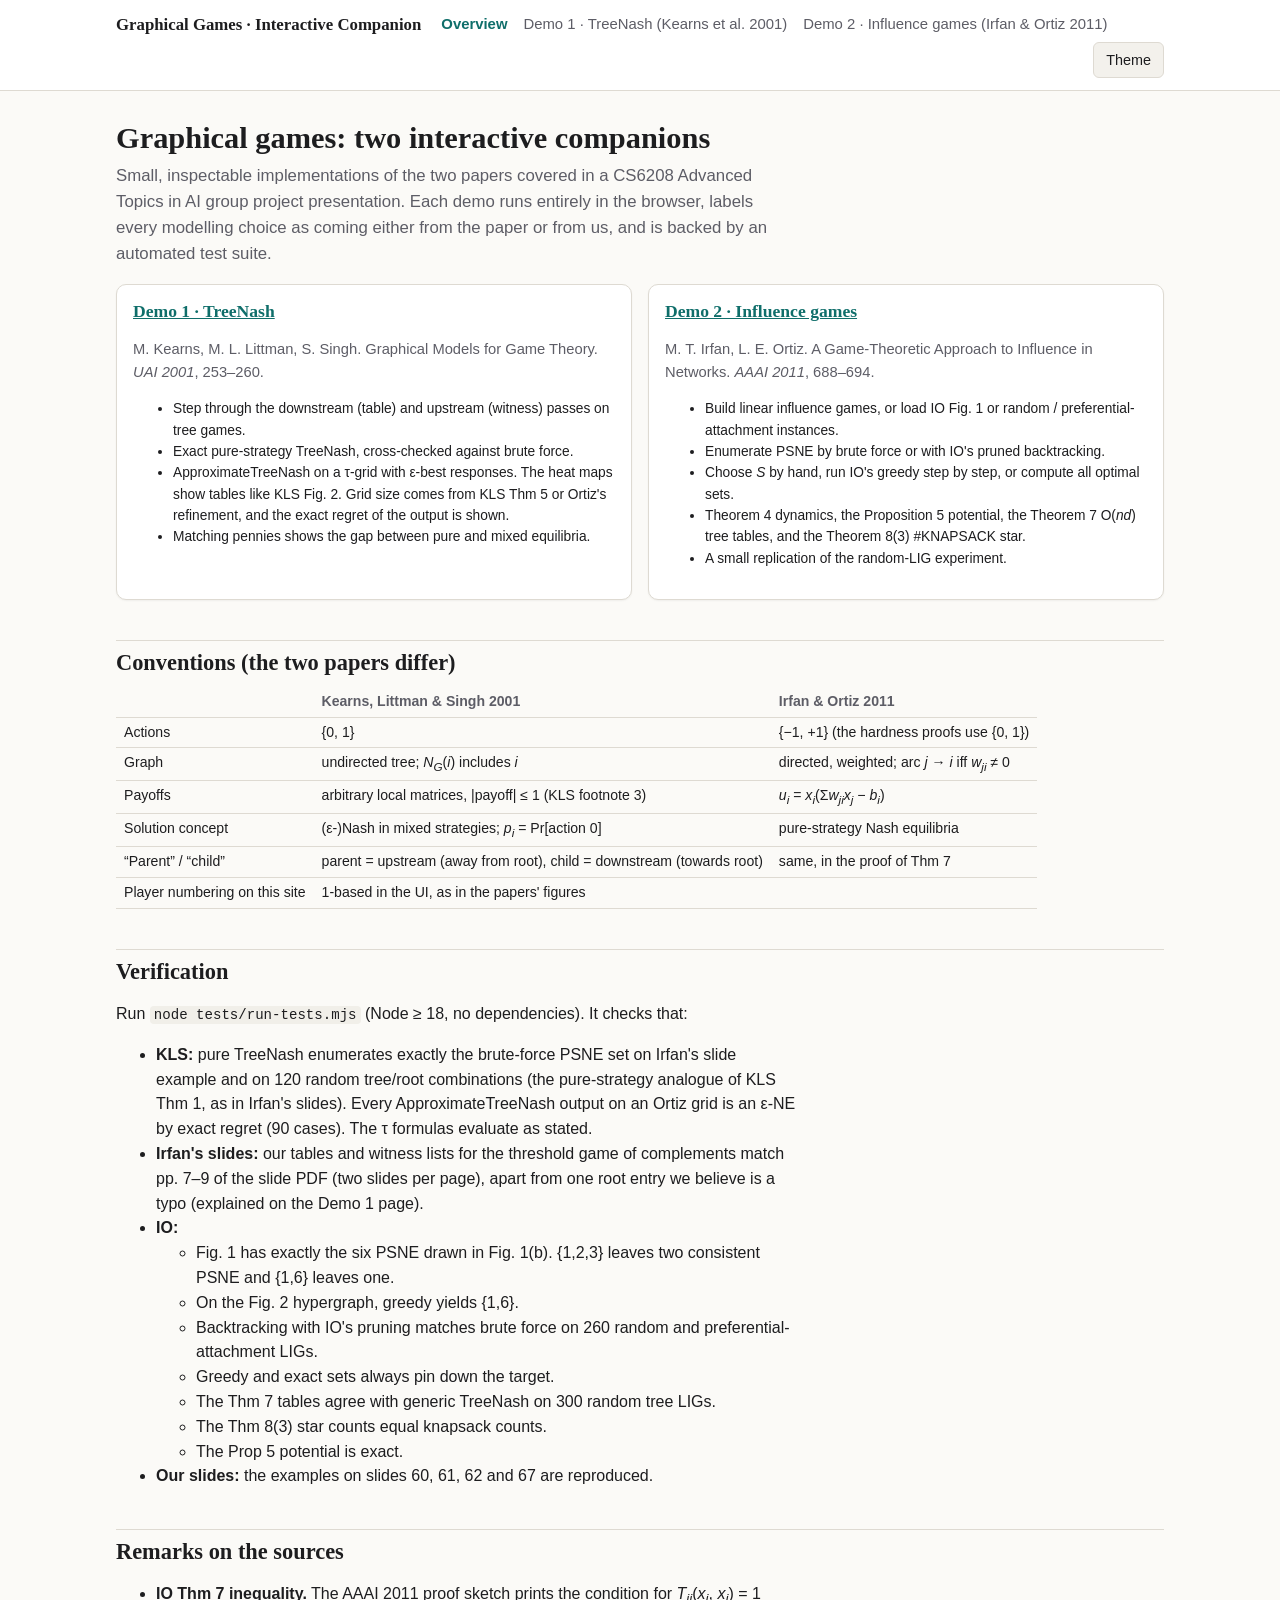
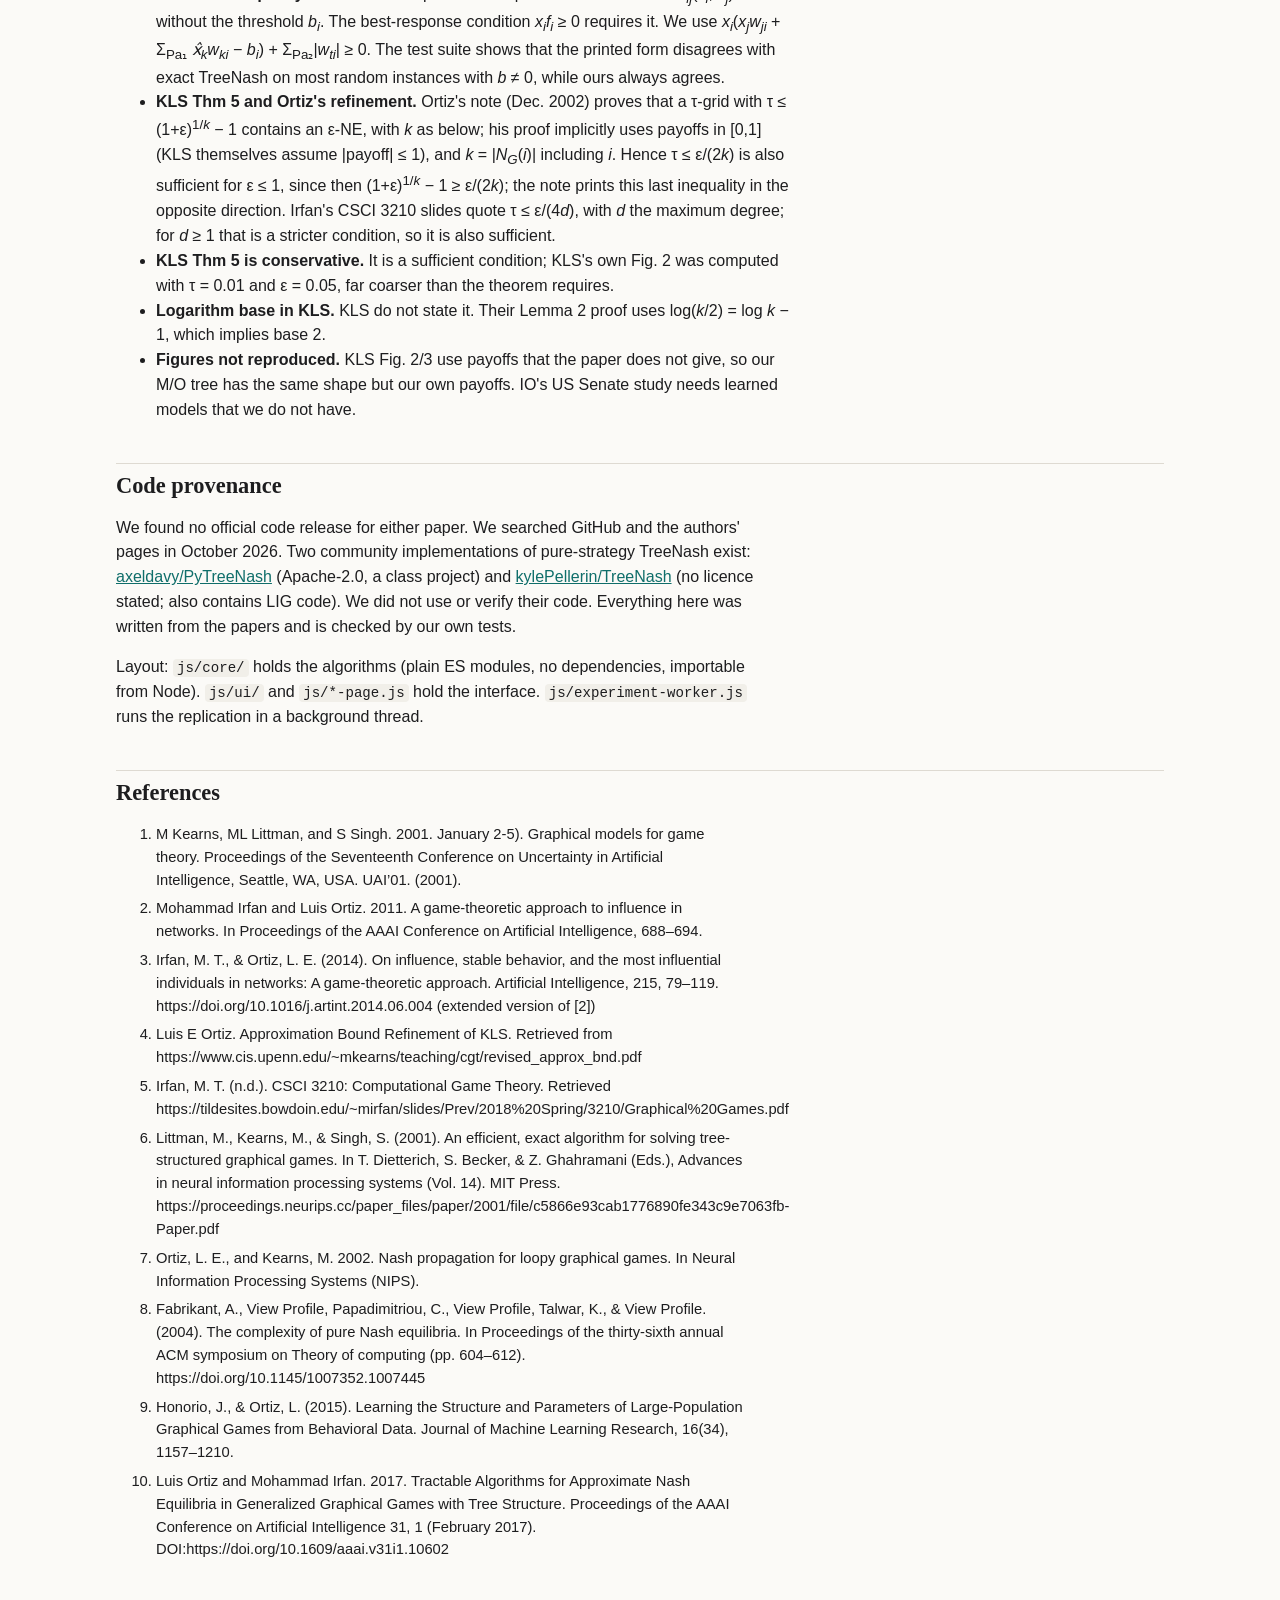
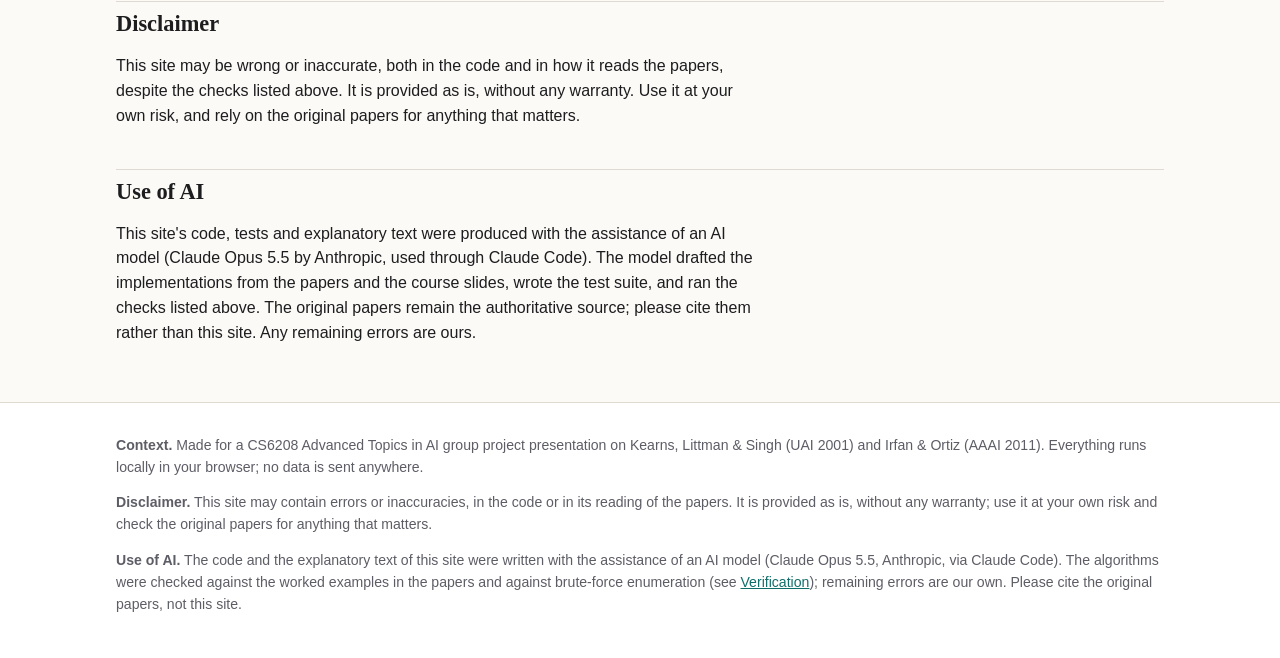
<file: index.html>
<!doctype html>
<html lang="en">
<head>
<meta charset="utf-8">
<meta name="viewport" content="width=device-width, initial-scale=1">
<title>Graphical Games Companion</title>
<meta name="description" content="Interactive demonstrations of TreeNash (Kearns, Littman & Singh 2001) and influence games (Irfan & Ortiz 2011), with stated assumptions and verification.">
<link rel="icon" href="data:image/svg+xml,%3Csvg xmlns='http://www.w3.org/2000/svg' viewBox='0 0 16 16'%3E%3Ccircle cx='8' cy='8' r='6' fill='%230f6e6a'/%3E%3C/svg%3E">
<link rel="stylesheet" href="css/style.css">
</head>
<body>
<main class="wrap">
  <h1>Graphical games: two interactive companions</h1>
  <p class="lede">Small, inspectable implementations of the two papers covered in a CS6208 Advanced Topics in AI group project presentation. Each demo runs entirely in the browser, labels every modelling choice as coming either from the paper or from us, and is backed by an automated test suite.</p>

  <div class="grid2">
    <div class="card">
      <h3 style="margin-top:0"><a href="treenash.html">Demo 1 · TreeNash</a></h3>
      <p class="cite">M. Kearns, M. L. Littman, S. Singh. Graphical Models for Game Theory. <em>UAI 2001</em>, 253–260.</p>
      <ul class="small">
        <li>Step through the downstream (table) and upstream (witness) passes on tree games.</li>
        <li>Exact pure-strategy TreeNash, cross-checked against brute force.</li>
        <li>ApproximateTreeNash on a τ-grid with ε-best responses. The heat maps show tables like KLS Fig. 2. Grid size comes from KLS Thm 5 or Ortiz's refinement, and the exact regret of the output is shown.</li>
        <li>Matching pennies shows the gap between pure and mixed equilibria.</li>
      </ul>
    </div>
    <div class="card">
      <h3 style="margin-top:0"><a href="influence.html">Demo 2 · Influence games</a></h3>
      <p class="cite">M. T. Irfan, L. E. Ortiz. A Game-Theoretic Approach to Influence in Networks. <em>AAAI 2011</em>, 688–694.</p>
      <ul class="small">
        <li>Build linear influence games, or load IO Fig. 1 or random / preferential-attachment instances.</li>
        <li>Enumerate PSNE by brute force or with IO's pruned backtracking.</li>
        <li>Choose <em>S</em> by hand, run IO's greedy step by step, or compute all optimal sets.</li>
        <li>Theorem 4 dynamics, the Proposition 5 potential, the Theorem 7 O(<em>nd</em>) tree tables, and the Theorem 8(3) #KNAPSACK star.</li>
        <li>A small replication of the random-LIG experiment.</li>
      </ul>
    </div>
  </div>

  <h2 id="conventions">Conventions (the two papers differ)</h2>
  <div class="scroll"><table>
    <thead><tr><th></th><th>Kearns, Littman &amp; Singh 2001</th><th>Irfan &amp; Ortiz 2011</th></tr></thead>
    <tbody>
      <tr><td>Actions</td><td>{0, 1}</td><td>{−1, +1} (the hardness proofs use {0, 1})</td></tr>
      <tr><td>Graph</td><td>undirected tree; <em>N<sub>G</sub></em>(<em>i</em>) includes <em>i</em></td><td>directed, weighted; arc <em>j</em> → <em>i</em> iff <em>w<sub>ji</sub></em> ≠ 0</td></tr>
      <tr><td>Payoffs</td><td>arbitrary local matrices, |payoff| ≤ 1 (KLS footnote 3)</td><td><em>u<sub>i</sub></em> = <em>x<sub>i</sub></em>(Σ<em>w<sub>ji</sub>x<sub>j</sub></em> − <em>b<sub>i</sub></em>)</td></tr>
      <tr><td>Solution concept</td><td>(ε-)Nash in mixed strategies; <em>p<sub>i</sub></em> = Pr[action 0]</td><td>pure-strategy Nash equilibria</td></tr>
      <tr><td>“Parent” / “child”</td><td>parent = upstream (away from root), child = downstream (towards root)</td><td>same, in the proof of Thm 7</td></tr>
      <tr><td>Player numbering on this site</td><td colspan="2">1-based in the UI, as in the papers' figures</td></tr>
    </tbody>
  </table></div>

  <h2 id="verification">Verification</h2>
  <p>Run <code>node tests/run-tests.mjs</code> (Node ≥ 18, no dependencies). It checks that:</p>
  <ul>
    <li><strong>KLS:</strong> pure TreeNash enumerates exactly the brute-force PSNE set on Irfan's slide example and on 120 random tree/root combinations (the pure-strategy analogue of KLS Thm 1, as in Irfan's slides). Every ApproximateTreeNash output on an Ortiz grid is an ε-NE by exact regret (90 cases). The τ formulas evaluate as stated.</li>
    <li><strong>Irfan's slides:</strong> our tables and witness lists for the threshold game of complements match pp. 7–9 of the slide PDF (two slides per page), apart from one root entry we believe is a typo (explained on the Demo 1 page).</li>
    <li><strong>IO:</strong>
      <ul>
        <li>Fig. 1 has exactly the six PSNE drawn in Fig. 1(b). {1,2,3} leaves two consistent PSNE and {1,6} leaves one.</li>
        <li>On the Fig. 2 hypergraph, greedy yields {1,6}.</li>
        <li>Backtracking with IO's pruning matches brute force on 260 random and preferential-attachment LIGs.</li>
        <li>Greedy and exact sets always pin down the target.</li>
        <li>The Thm 7 tables agree with generic TreeNash on 300 random tree LIGs.</li>
        <li>The Thm 8(3) star counts equal knapsack counts.</li>
        <li>The Prop 5 potential is exact.</li>
      </ul>
    </li>
    <li><strong>Our slides:</strong> the examples on slides 60, 61, 62 and 67 are reproduced.</li>
  </ul>

  <h2 id="remarks">Remarks on the sources</h2>
  <ul>
    <li><strong>IO Thm 7 inequality.</strong> The AAAI 2011 proof sketch prints the condition for <em>T<sub>ij</sub></em>(<em>x<sub>i</sub></em>, <em>x<sub>j</sub></em>) = 1 without the threshold <em>b<sub>i</sub></em>. The best-response condition <em>x<sub>i</sub>f<sub>i</sub></em> ≥ 0 requires it. We use <em>x<sub>i</sub></em>(<em>x<sub>j</sub>w<sub>ji</sub></em> + Σ<sub>Pa₁</sub> <em>x̂<sub>k</sub>w<sub>ki</sub></em> − <em>b<sub>i</sub></em>) + Σ<sub>Pa₂</sub>|<em>w<sub>ti</sub></em>| ≥ 0. The test suite shows that the printed form disagrees with exact TreeNash on most random instances with <em>b</em> ≠ 0, while ours always agrees.</li>
    <li><strong>KLS Thm 5 and Ortiz's refinement.</strong> Ortiz's note (Dec. 2002) proves that a τ-grid with τ ≤ (1+ε)<sup>1/<em>k</em></sup> − 1 contains an ε-NE, with <em>k</em> as below; his proof implicitly uses payoffs in [0,1] (KLS themselves assume |payoff| ≤ 1), and <em>k</em> = |<em>N<sub>G</sub></em>(<em>i</em>)| including <em>i</em>. Hence τ ≤ ε/(2<em>k</em>) is also sufficient for ε ≤ 1, since then (1+ε)<sup>1/<em>k</em></sup> − 1 ≥ ε/(2<em>k</em>); the note prints this last inequality in the opposite direction. Irfan's CSCI 3210 slides quote τ ≤ ε/(4<em>d</em>), with <em>d</em> the maximum degree; for <em>d</em> ≥ 1 that is a stricter condition, so it is also sufficient.</li>
    <li><strong>KLS Thm 5 is conservative.</strong> It is a sufficient condition; KLS's own Fig. 2 was computed with τ = 0.01 and ε = 0.05, far coarser than the theorem requires.</li>
    <li><strong>Logarithm base in KLS.</strong> KLS do not state it. Their Lemma 2 proof uses log(<em>k</em>/2) = log <em>k</em> − 1, which implies base 2.</li>
    <li><strong>Figures not reproduced.</strong> KLS Fig. 2/3 use payoffs that the paper does not give, so our M/O tree has the same shape but our own payoffs. IO's US Senate study needs learned models that we do not have.</li>
  </ul>

  <h2 id="code">Code provenance</h2>
  <p>We found no official code release for either paper. We searched GitHub and the authors' pages in October 2026. Two community implementations of pure-strategy TreeNash exist:
    <a href="https://github.com/axeldavy/PyTreeNash">axeldavy/PyTreeNash</a> (Apache-2.0, a class project) and
    <a href="https://github.com/kylePellerin/TreeNash">kylePellerin/TreeNash</a> (no licence stated; also contains LIG code). We did not use or verify their code. Everything here was written from the papers and is checked by our own tests.</p>
  <p>Layout: <code>js/core/</code> holds the algorithms (plain ES modules, no dependencies, importable from Node). <code>js/ui/</code> and <code>js/*-page.js</code> hold the interface. <code>js/experiment-worker.js</code> runs the replication in a background thread.</p>

  <h2 id="references">References</h2>
  <ol class="refs">
    <li>M Kearns, ML Littman, and S Singh. 2001. January 2-5). Graphical models for game theory. Proceedings of the Seventeenth Conference on Uncertainty in Artificial Intelligence, Seattle, WA, USA. UAI’01. (2001).</li>
    <li>Mohammad Irfan and Luis Ortiz. 2011. A game-theoretic approach to influence in networks. In Proceedings of the AAAI Conference on Artificial Intelligence, 688–694.</li>
    <li>Irfan, M. T., & Ortiz, L. E. (2014). On influence, stable behavior, and the most influential individuals in networks: A game-theoretic approach. Artificial Intelligence, 215, 79–119. https://doi.org/10.1016/j.artint.2014.06.004 (extended version of [2])</li>
    <li>Luis E Ortiz. Approximation Bound Reﬁnement of KLS. Retrieved from https://www.cis.upenn.edu/~mkearns/teaching/cgt/revised_approx_bnd.pdf </li>
    <li>Irfan, M. T. (n.d.). CSCI 3210: Computational Game Theory. Retrieved https://tildesites.bowdoin.edu/~mirfan/slides/Prev/2018%20Spring/3210/Graphical%20Games.pdf</li>
    <li>Littman, M., Kearns, M., & Singh, S. (2001). An efficient, exact algorithm for solving tree-structured graphical games. In T. Dietterich, S. Becker, & Z. Ghahramani (Eds.), Advances in neural information processing systems (Vol. 14). MIT Press. https://proceedings.neurips.cc/paper_files/paper/2001/file/c5866e93cab1776890fe343c9e7063fb-Paper.pdf
</li>
    <li>Ortiz, L. E., and Kearns, M. 2002. Nash propagation for
loopy graphical games. In Neural Information Processing
Systems (NIPS).</li>
    <li>Fabrikant, A., View Profile, Papadimitriou, C., View Profile, Talwar, K., & View Profile. (2004). The complexity of pure Nash equilibria. In Proceedings of the thirty-sixth annual ACM symposium on Theory of computing (pp. 604–612). https://doi.org/10.1145/1007352.1007445
</li>
    <li>Honorio, J., & Ortiz, L. (2015). Learning the Structure and Parameters of Large-Population Graphical Games from Behavioral Data. Journal of Machine Learning Research, 16(34), 1157–1210.
</li>
    <li>Luis Ortiz and Mohammad Irfan. 2017. Tractable Algorithms for Approximate Nash Equilibria in Generalized Graphical Games with Tree Structure. Proceedings of the AAAI Conference on Artificial Intelligence 31, 1 (February 2017). DOI:https://doi.org/10.1609/aaai.v31i1.10602 </li>
  </ol>

  <h2 id="disclaimer">Disclaimer</h2>
  <p>This site may be wrong or inaccurate, both in the code and in how it reads the papers, despite the checks listed above. It is provided as is, without any warranty. Use it at your own risk, and rely on the original papers for anything that matters.</p>

  <h2 id="ai">Use of AI</h2>
  <p>This site's code, tests and explanatory text were produced with the assistance of an AI model (Claude Opus 5.5 by Anthropic, used through Claude Code). The model drafted the implementations from the papers and the course slides, wrote the test suite, and ran the checks listed above. The original papers remain the authoritative source; please cite them rather than this site. Any remaining errors are ours.</p>
</main>
<script type="module">
  import { chrome } from "./js/ui/common.js";
  chrome("index.html");
</script>
</body>
</html>
</file>
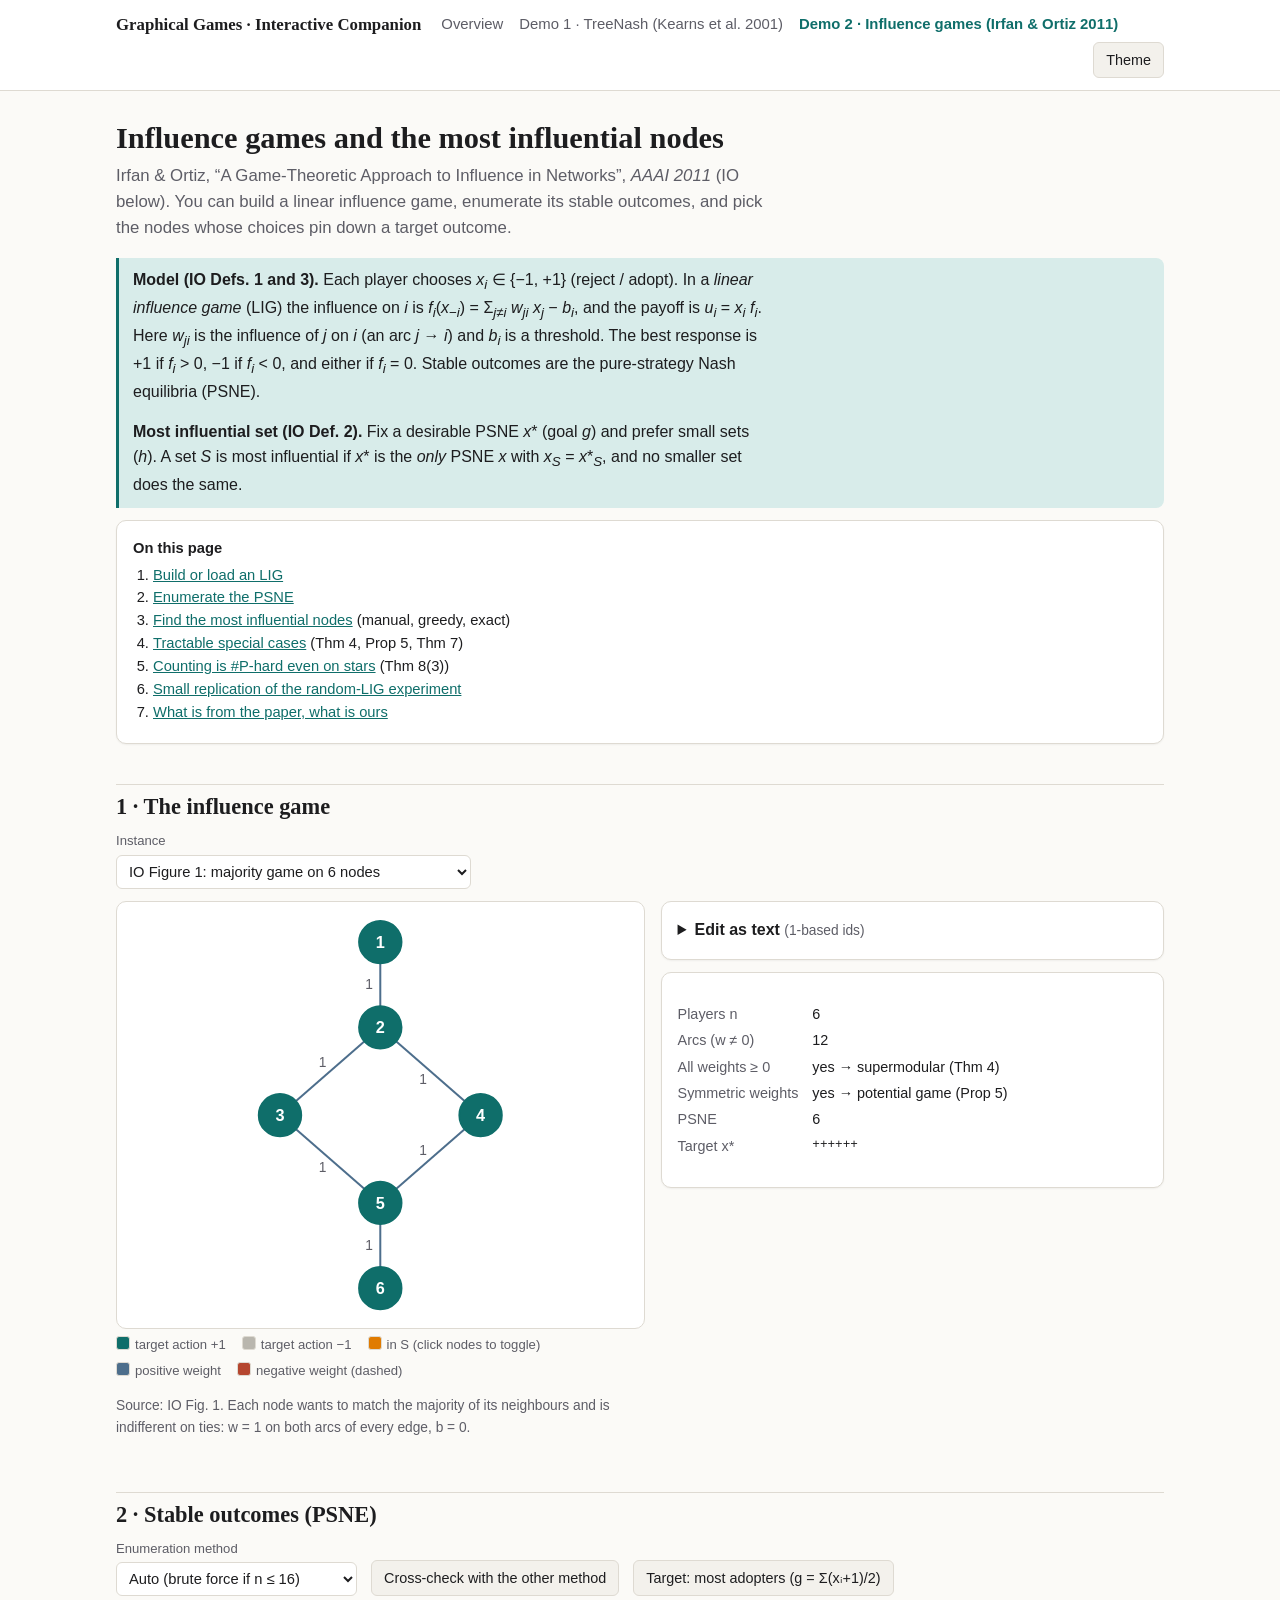
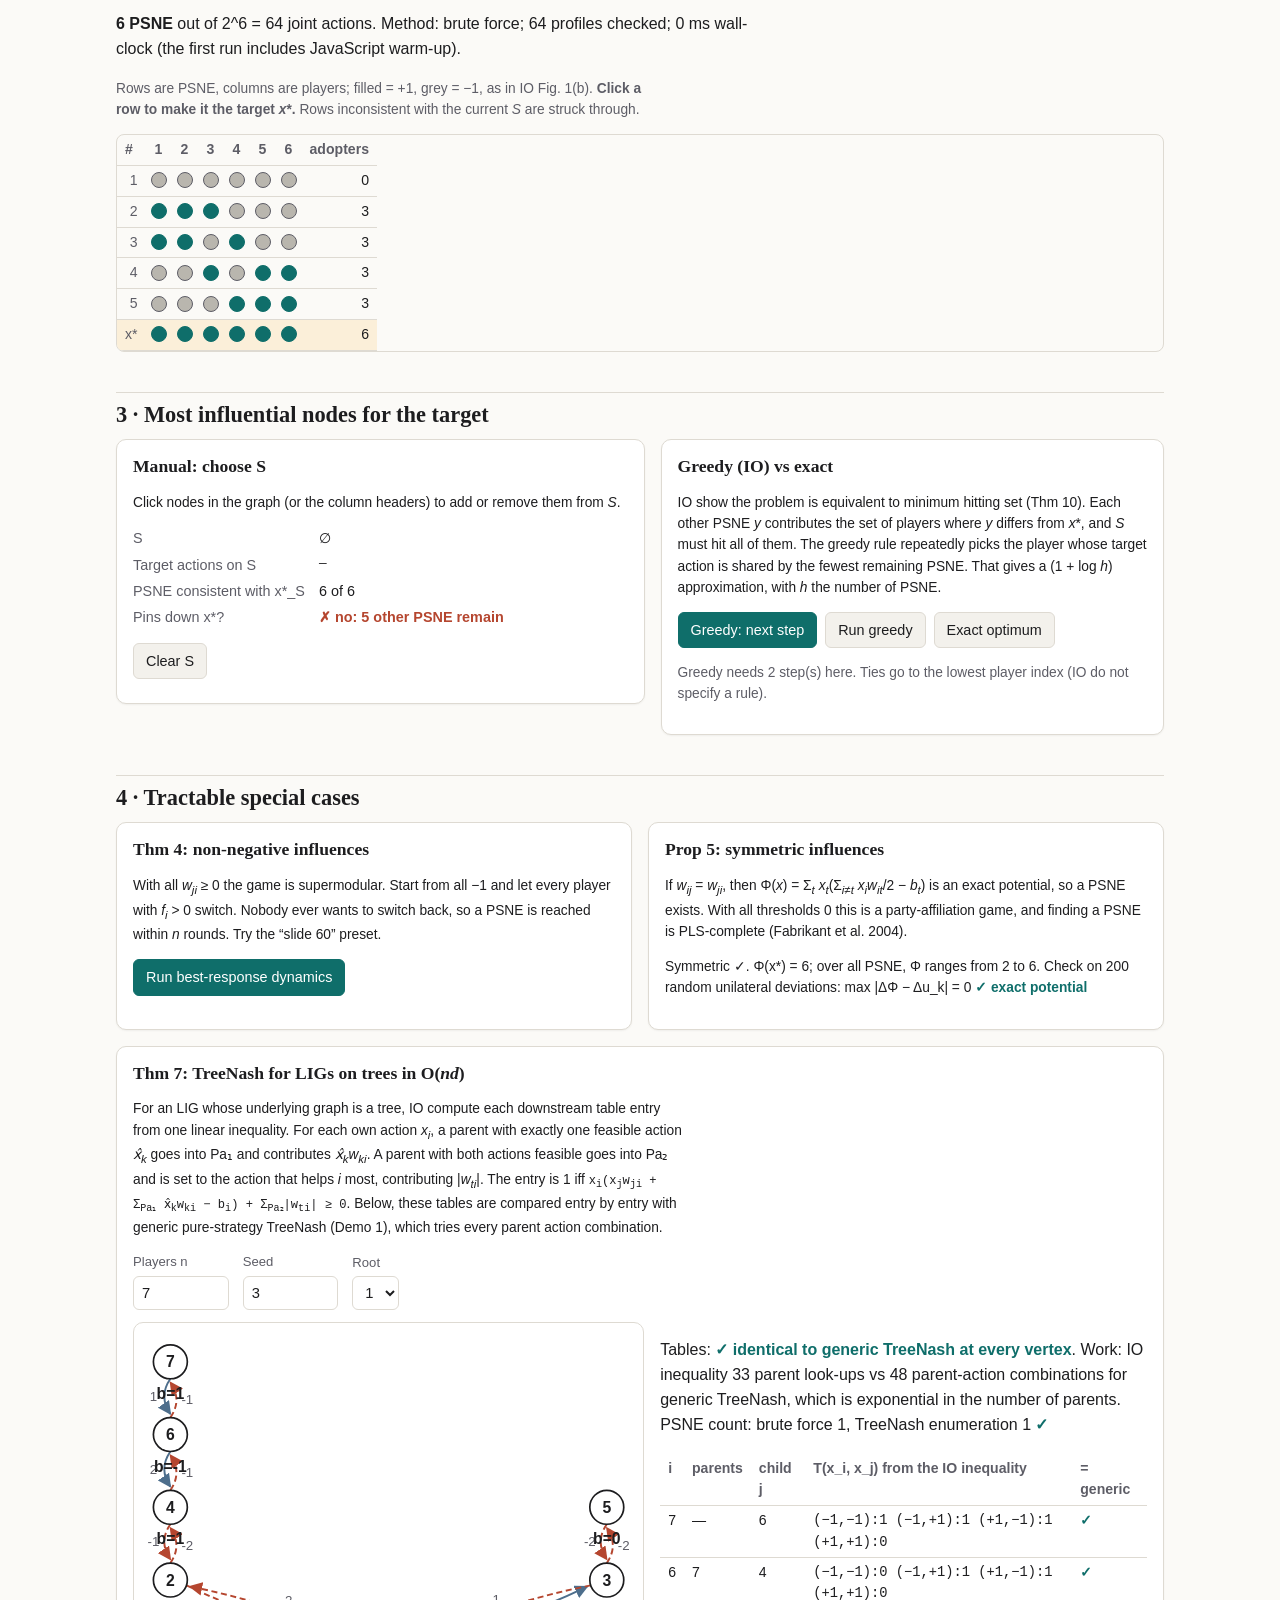
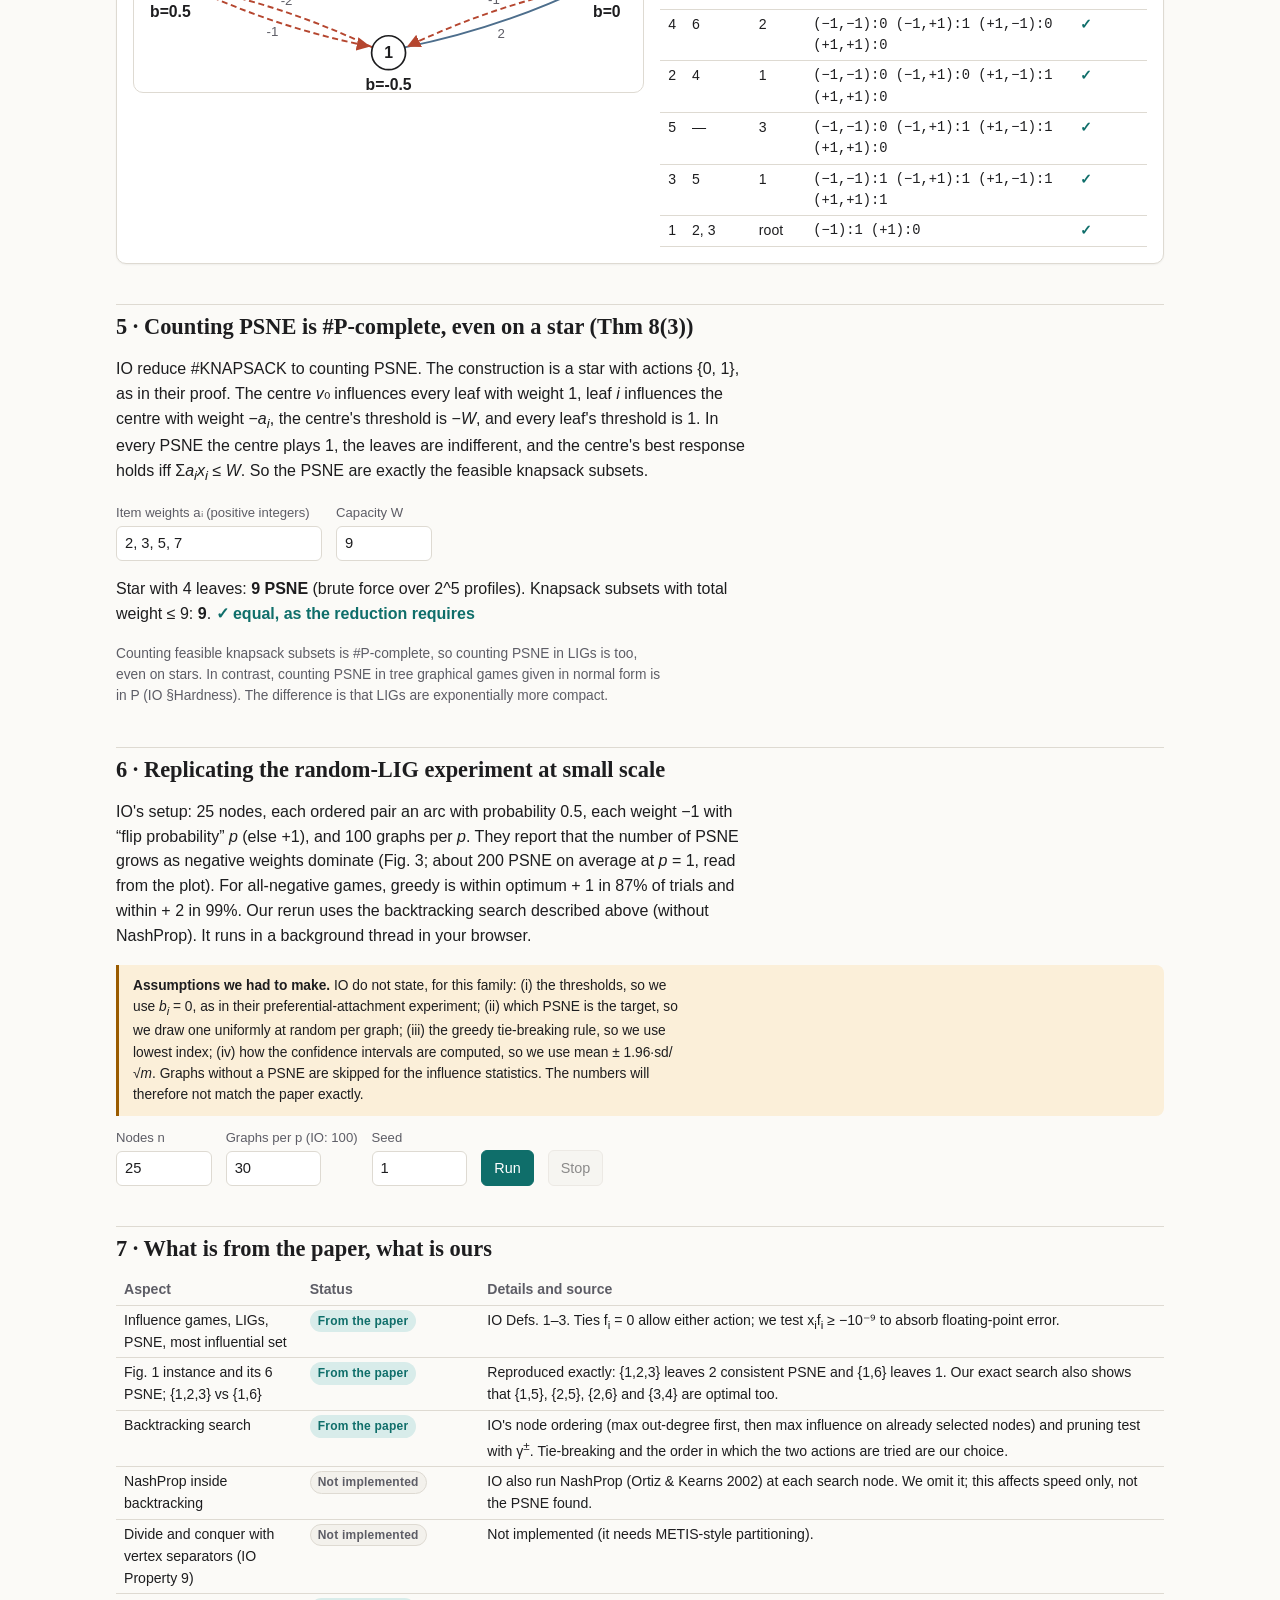
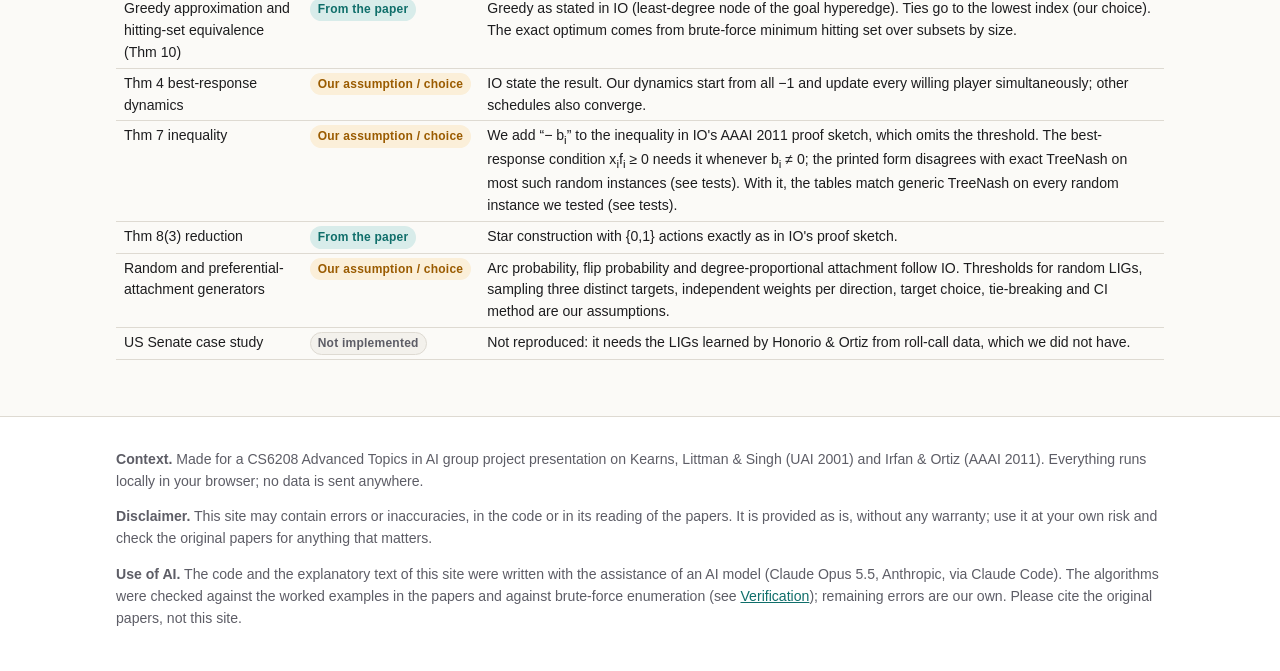
<file: influence.html>
<!doctype html>
<html lang="en">
<head>
<meta charset="utf-8">
<meta name="viewport" content="width=device-width, initial-scale=1">
<title>Influence Games Demo</title>
<meta name="description" content="Interactive linear influence games, PSNE enumeration and most influential nodes (Irfan & Ortiz, AAAI 2011).">
<link rel="icon" href="data:image/svg+xml,%3Csvg xmlns='http://www.w3.org/2000/svg' viewBox='0 0 16 16'%3E%3Ccircle cx='8' cy='8' r='6' fill='%230f6e6a'/%3E%3C/svg%3E">
<link rel="stylesheet" href="css/style.css">
</head>
<body>
<main class="wrap">
  <h1>Influence games and the most influential nodes</h1>
  <p class="lede">Irfan &amp; Ortiz, “A Game-Theoretic Approach to Influence in Networks”, <em>AAAI 2011</em> (IO below). You can build a linear influence game, enumerate its stable outcomes, and pick the nodes whose choices pin down a target outcome.</p>

  <div class="note">
    <p><strong>Model (IO Defs. 1 and 3).</strong> Each player chooses <em>x<sub>i</sub></em> ∈ {−1, +1} (reject / adopt). In a <em>linear influence game</em> (LIG) the influence on <em>i</em> is <em>f<sub>i</sub></em>(<em>x</em><sub>−<em>i</em></sub>) = Σ<sub><em>j</em>≠<em>i</em></sub> <em>w<sub>ji</sub></em> <em>x<sub>j</sub></em> − <em>b<sub>i</sub></em>, and the payoff is <em>u<sub>i</sub></em> = <em>x<sub>i</sub></em> <em>f<sub>i</sub></em>. Here <em>w<sub>ji</sub></em> is the influence of <em>j</em> on <em>i</em> (an arc <em>j</em> → <em>i</em>) and <em>b<sub>i</sub></em> is a threshold. The best response is +1 if <em>f<sub>i</sub></em> &gt; 0, −1 if <em>f<sub>i</sub></em> &lt; 0, and either if <em>f<sub>i</sub></em> = 0. Stable outcomes are the pure-strategy Nash equilibria (PSNE).</p>
    <p><strong>Most influential set (IO Def. 2).</strong> Fix a desirable PSNE <em>x</em>* (goal <em>g</em>) and prefer small sets (<em>h</em>). A set <em>S</em> is most influential if <em>x</em>* is the <em>only</em> PSNE <em>x</em> with <em>x<sub>S</sub></em> = <em>x</em>*<sub><em>S</em></sub>, and no smaller set does the same.</p>
  </div>

  <div class="toc card"><strong>On this page</strong>
    <ol>
      <li><a href="#instance">Build or load an LIG</a></li>
      <li><a href="#psne">Enumerate the PSNE</a></li>
      <li><a href="#influence">Find the most influential nodes</a> (manual, greedy, exact)</li>
      <li><a href="#special">Tractable special cases</a> (Thm 4, Prop 5, Thm 7)</li>
      <li><a href="#hardness">Counting is #P-hard even on stars</a> (Thm 8(3))</li>
      <li><a href="#experiment">Small replication of the random-LIG experiment</a></li>
      <li><a href="#fidelity">What is from the paper, what is ours</a></li>
    </ol>
  </div>

  <h2 id="instance">1 · The influence game</h2>
  <div class="controls" id="controls"></div>
  <div class="cols">
    <div>
      <svg class="graph" id="graph" role="img" aria-label="Influence graph"></svg>
      <div class="legend">
        <span style="--sw: var(--plus)">target action +1</span>
        <span style="--sw: var(--minus)">target action −1</span>
        <span style="--sw: var(--sel)">in S (click nodes to toggle)</span>
        <span style="--sw: var(--pos-arc)">positive weight</span>
        <span style="--sw: var(--neg-arc)">negative weight (dashed)</span>
      </div>
      <p class="small muted" id="source"></p>
    </div>
    <div>
      <details class="card" id="editor-box">
        <summary><strong>Edit as text</strong> <span class="small muted">(1-based ids)</span></summary>
        <textarea id="editor" spellcheck="false" aria-label="LIG definition"></textarea>
        <div class="btnrow"><button id="apply" class="primary" type="button">Apply</button></div>
        <div id="editor-err" class="err"></div>
      </details>
      <div class="card" style="margin-top:12px">
        <dl class="kv" id="facts"></dl>
      </div>
    </div>
  </div>

  <h2 id="psne">2 · Stable outcomes (PSNE)</h2>
  <div class="controls" id="psne-controls"></div>
  <div id="psne-summary"></div>
  <p class="small muted">Rows are PSNE, columns are players; filled = +1, grey = −1, as in IO Fig. 1(b). <strong>Click a row to make it the target <em>x</em>*.</strong> Rows inconsistent with the current <em>S</em> are struck through.</p>
  <div class="scroll-y" id="psne-table"></div>

  <h2 id="influence">3 · Most influential nodes for the target</h2>
  <div class="cols">
    <div class="card">
      <h3 style="margin-top:0">Manual: choose S</h3>
      <p class="small">Click nodes in the graph (or the column headers) to add or remove them from <em>S</em>.</p>
      <div id="manual-out"></div>
      <div class="btnrow"><button type="button" id="clearS">Clear S</button></div>
    </div>
    <div class="card">
      <h3 style="margin-top:0">Greedy (IO) vs exact</h3>
      <p class="small">IO show the problem is equivalent to minimum hitting set (Thm 10). Each other PSNE <em>y</em> contributes the set of players where <em>y</em> differs from <em>x</em>*, and <em>S</em> must hit all of them. The greedy rule repeatedly picks the player whose target action is shared by the fewest remaining PSNE. That gives a (1 + log <em>h</em>) approximation, with <em>h</em> the number of PSNE.</p>
      <div class="btnrow">
        <button type="button" id="greedy-step" class="primary">Greedy: next step</button>
        <button type="button" id="greedy-run">Run greedy</button>
        <button type="button" id="exact">Exact optimum</button>
      </div>
      <div id="greedy-out"></div>
      <div id="exact-out"></div>
    </div>
  </div>

  <h2 id="special">4 · Tractable special cases</h2>
  <div class="grid2">
    <div class="card">
      <h3 style="margin-top:0">Thm 4: non-negative influences</h3>
      <p class="small">With all <em>w<sub>ji</sub></em> ≥ 0 the game is supermodular. Start from all −1 and let every player with <em>f<sub>i</sub></em> &gt; 0 switch. Nobody ever wants to switch back, so a PSNE is reached within <em>n</em> rounds. Try the “slide 60” preset.</p>
      <div class="btnrow"><button type="button" id="brd" class="primary">Run best-response dynamics</button></div>
      <div id="brd-out" class="small"></div>
    </div>
    <div class="card">
      <h3 style="margin-top:0">Prop 5: symmetric influences</h3>
      <p class="small">If <em>w<sub>ij</sub></em> = <em>w<sub>ji</sub></em>, then Φ(<em>x</em>) = Σ<sub><em>t</em></sub> <em>x<sub>t</sub></em>(Σ<sub><em>i</em>≠<em>t</em></sub> <em>x<sub>i</sub></em><em>w<sub>it</sub></em>/2 − <em>b<sub>t</sub></em>) is an exact potential, so a PSNE exists. With all thresholds 0 this is a party-affiliation game, and finding a PSNE is PLS-complete (Fabrikant et al. 2004).</p>
      <div id="potential-out" class="small"></div>
    </div>
  </div>
  <div class="card" style="margin-top:16px">
    <h3 style="margin-top:0">Thm 7: TreeNash for LIGs on trees in O(<em>nd</em>)</h3>
    <p class="small">For an LIG whose underlying graph is a tree, IO compute each downstream table entry from one linear inequality. For each own action <em>x<sub>i</sub></em>, a parent with exactly one feasible action <em>x̂<sub>k</sub></em> goes into Pa₁ and contributes <em>x̂<sub>k</sub>w<sub>ki</sub></em>. A parent with both actions feasible goes into Pa₂ and is set to the action that helps <em>i</em> most, contributing |<em>w<sub>ti</sub></em>|. The entry is 1 iff
      <span class="mono">x<sub>i</sub>(x<sub>j</sub>w<sub>ji</sub> + Σ<sub>Pa₁</sub> x̂<sub>k</sub>w<sub>ki</sub> − b<sub>i</sub>) + Σ<sub>Pa₂</sub>|w<sub>ti</sub>| ≥ 0</span>.
      Below, these tables are compared entry by entry with generic pure-strategy TreeNash (Demo 1), which tries every parent action combination.</p>
    <div class="controls" id="t7-controls"></div>
    <div id="t7-out"></div>
  </div>

  <h2 id="hardness">5 · Counting PSNE is #P-complete, even on a star (Thm 8(3))</h2>
  <p>IO reduce #KNAPSACK to counting PSNE. The construction is a star with actions {0, 1}, as in their proof. The centre <em>v</em>₀ influences every leaf with weight 1, leaf <em>i</em> influences the centre with weight −<em>a<sub>i</sub></em>, the centre's threshold is −<em>W</em>, and every leaf's threshold is 1. In every PSNE the centre plays 1, the leaves are indifferent, and the centre's best response holds iff Σ<em>a<sub>i</sub>x<sub>i</sub></em> ≤ <em>W</em>. So the PSNE are exactly the feasible knapsack subsets.</p>
  <div class="controls" id="ks-controls"></div>
  <div id="ks-out"></div>

  <h2 id="experiment">6 · Replicating the random-LIG experiment at small scale</h2>
  <p>IO's setup: 25 nodes, each ordered pair an arc with probability 0.5, each weight −1 with “flip probability” <em>p</em> (else +1), and 100 graphs per <em>p</em>. They report that the number of PSNE grows as negative weights dominate (Fig. 3; about 200 PSNE on average at <em>p</em> = 1, read from the plot). For all-negative games, greedy is within optimum + 1 in 87% of trials and within + 2 in 99%. Our rerun uses the backtracking search described above (without NashProp). It runs in a background thread in your browser.</p>
  <div class="note warn small"><p><strong>Assumptions we had to make.</strong> IO do not state, for this family: (i) the thresholds, so we use <em>b<sub>i</sub></em> = 0, as in their preferential-attachment experiment; (ii) which PSNE is the target, so we draw one uniformly at random per graph; (iii) the greedy tie-breaking rule, so we use lowest index; (iv) how the confidence intervals are computed, so we use mean ± 1.96·sd/√<em>m</em>. Graphs without a PSNE are skipped for the influence statistics. The numbers will therefore not match the paper exactly.</p></div>
  <div class="controls" id="exp-controls"></div>
  <progress id="exp-progress" value="0" max="1" hidden></progress>
  <div id="exp-out"></div>

  <h2 id="fidelity">7 · What is from the paper, what is ours</h2>
  <div id="fidelity-out"></div>
</main>
<script type="module" src="js/influence-page.js"></script>
</body>
</html>
</file>
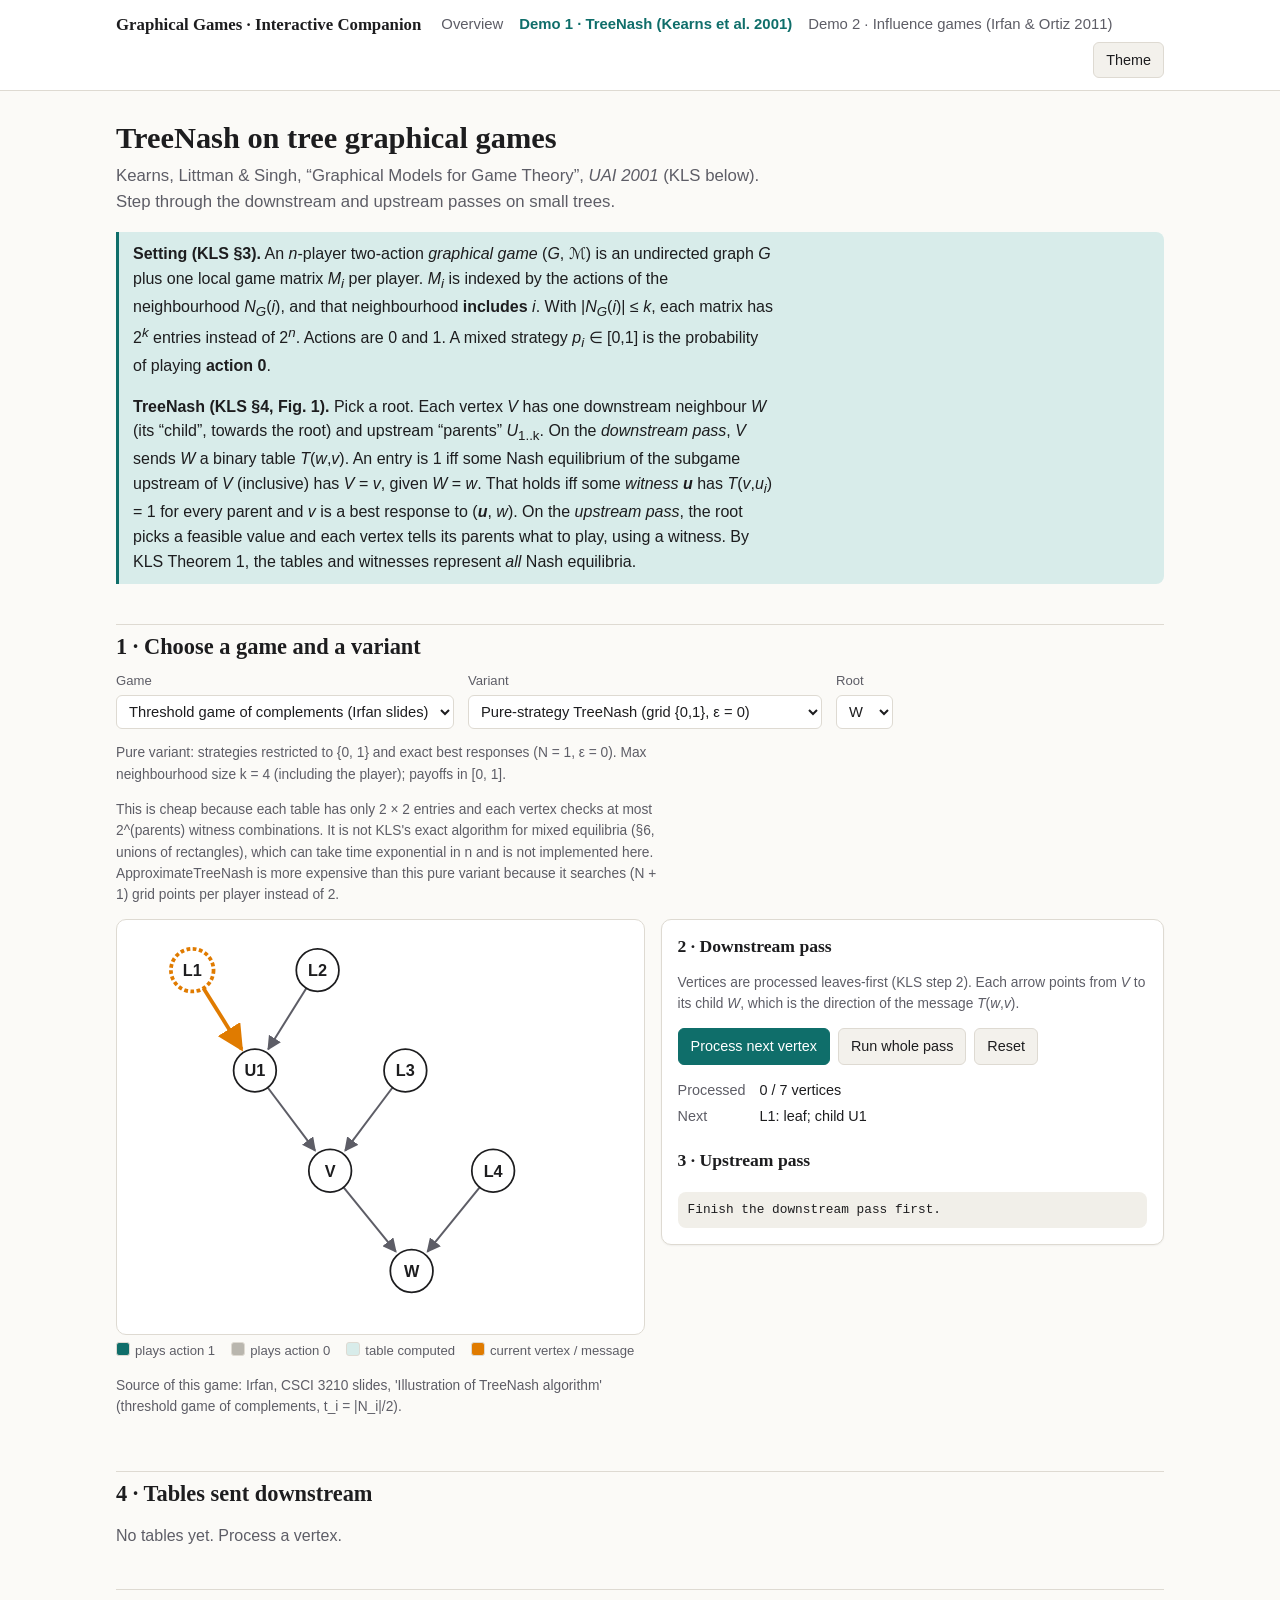
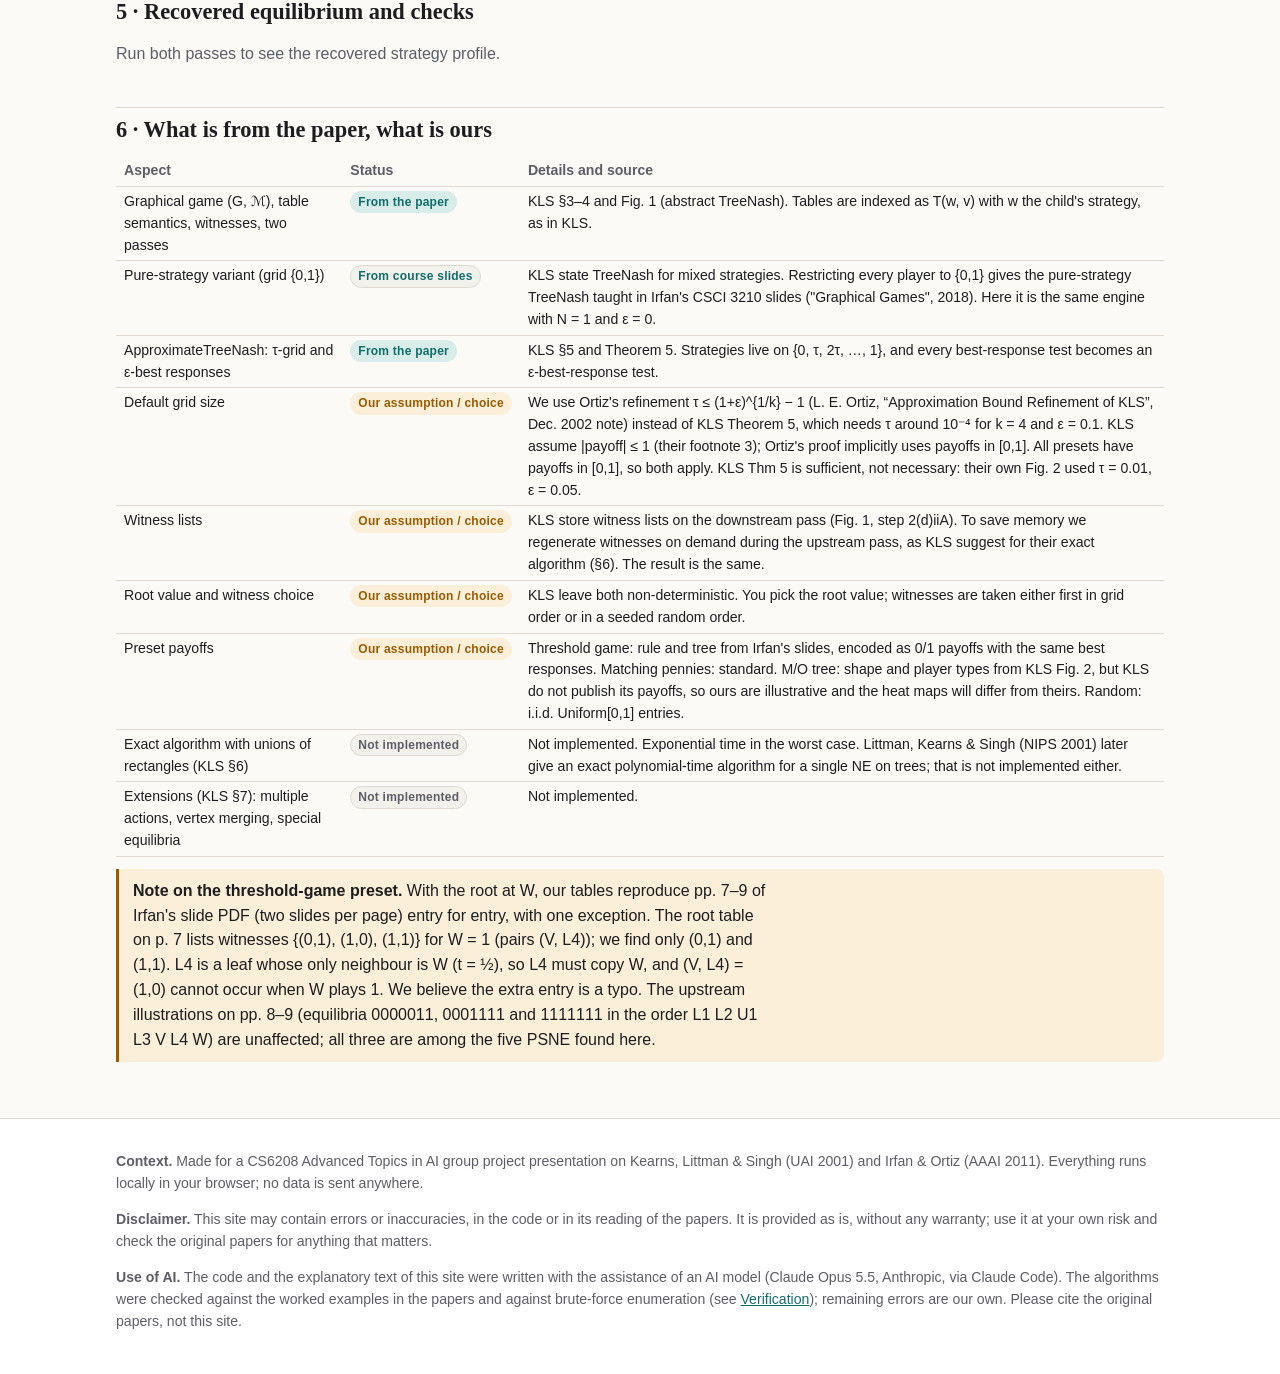
<file: treenash.html>
<!doctype html>
<html lang="en">
<head>
<meta charset="utf-8">
<meta name="viewport" content="width=device-width, initial-scale=1">
<title>TreeNash Demo</title>
<meta name="description" content="Interactive TreeNash and ApproximateTreeNash (Kearns, Littman & Singh, UAI 2001) on small tree graphical games.">
<link rel="icon" href="data:image/svg+xml,%3Csvg xmlns='http://www.w3.org/2000/svg' viewBox='0 0 16 16'%3E%3Ccircle cx='8' cy='8' r='6' fill='%230f6e6a'/%3E%3C/svg%3E">
<link rel="stylesheet" href="css/style.css">
</head>
<body>
<main class="wrap">
  <h1>TreeNash on tree graphical games</h1>
  <p class="lede">Kearns, Littman &amp; Singh, “Graphical Models for Game Theory”, <em>UAI 2001</em> (KLS below). Step through the downstream and upstream passes on small trees.</p>

  <div class="note">
    <p><strong>Setting (KLS §3).</strong> An <em>n</em>-player two-action <em>graphical game</em> (<em>G</em>, ℳ) is an undirected graph <em>G</em> plus one local game matrix <em>M<sub>i</sub></em> per player. <em>M<sub>i</sub></em> is indexed by the actions of the neighbourhood <em>N<sub>G</sub></em>(<em>i</em>), and that neighbourhood <strong>includes</strong> <em>i</em>. With |<em>N<sub>G</sub></em>(<em>i</em>)| ≤ <em>k</em>, each matrix has 2<sup><em>k</em></sup> entries instead of 2<sup><em>n</em></sup>. Actions are 0 and 1. A mixed strategy <em>p<sub>i</sub></em> ∈ [0,1] is the probability of playing <strong>action 0</strong>.</p>
    <p><strong>TreeNash (KLS §4, Fig. 1).</strong> Pick a root. Each vertex <em>V</em> has one downstream neighbour <em>W</em> (its “child”, towards the root) and upstream “parents” <em>U</em><sub>1..k</sub>. On the <em>downstream pass</em>, <em>V</em> sends <em>W</em> a binary table <em>T</em>(<em>w</em>,<em>v</em>). An entry is 1 iff some Nash equilibrium of the subgame upstream of <em>V</em> (inclusive) has <em>V</em> = <em>v</em>, given <em>W</em> = <em>w</em>. That holds iff some <em>witness</em> <strong><em>u</em></strong> has <em>T</em>(<em>v</em>,<em>u<sub>i</sub></em>) = 1 for every parent and <em>v</em> is a best response to (<strong><em>u</em></strong>, <em>w</em>). On the <em>upstream pass</em>, the root picks a feasible value and each vertex tells its parents what to play, using a witness. By KLS Theorem 1, the tables and witnesses represent <em>all</em> Nash equilibria.</p>
  </div>

  <h2 id="setup">1 · Choose a game and a variant</h2>
  <div class="controls" id="controls"></div>
  <div id="bounds"></div>

  <div class="cols">
    <div>
      <svg class="graph" id="graph" role="img" aria-label="Tree graphical game"></svg>
      <div class="legend" id="graph-legend"></div>
      <p class="small muted" id="source"></p>
    </div>
    <div class="card">
      <h3 style="margin-top:0">2 · Downstream pass</h3>
      <p class="small muted">Vertices are processed leaves-first (KLS step 2). Each arrow points from <em>V</em> to its child <em>W</em>, which is the direction of the message <em>T</em>(<em>w</em>,<em>v</em>).</p>
      <div class="btnrow">
        <button id="step" class="primary" type="button">Process next vertex</button>
        <button id="runall" type="button">Run whole pass</button>
        <button id="reset" type="button">Reset</button>
      </div>
      <dl class="kv" id="progress"></dl>
      <h3>3 · Upstream pass</h3>
      <div id="upstream-controls" class="controls"></div>
      <div id="upstream-log" class="log" aria-live="polite">Finish the downstream pass first.</div>
    </div>
  </div>

  <h2 id="tables">4 · Tables sent downstream</h2>
  <div id="tables-intro" class="small muted"></div>
  <div id="tables-out"></div>

  <h2 id="result">5 · Recovered equilibrium and checks</h2>
  <div id="result-out" class="muted">Run both passes to see the recovered strategy profile.</div>

  <h2 id="fidelity">6 · What is from the paper, what is ours</h2>
  <div id="fidelity-out"></div>
  <div class="note warn" id="slide-note"></div>
</main>
<script type="module" src="js/treenash-page.js"></script>
</body>
</html>
</file>
<file: css/style.css>
:root {
  --bg: #fbfaf7;
  --surface: #ffffff;
  --surface-2: #f3f1ec;
  --text: #1d1d1f;
  --muted: #5d5d66;
  --border: #dedad2;
  --accent: #0f6e6a;
  --accent-soft: #d8ecea;
  --warn: #9a5b00;
  --warn-soft: #fbefd9;
  --plus: #0f6e6a;
  --minus: #b9b6ae;
  --neg-arc: #b5462f;
  --pos-arc: #4d6e8c;
  --sel: #e07b00;
  --code-bg: #f1efe9;
  --shadow: 0 1px 2px rgba(0, 0, 0, 0.05);
  --serif: "Iowan Old Style", "Palatino Linotype", Palatino, Georgia, serif;
  --sans: -apple-system, BlinkMacSystemFont, "Segoe UI", Roboto, "Helvetica Neue", Arial, sans-serif;
  --mono: ui-monospace, SFMono-Regular, Menlo, Consolas, monospace;
  color-scheme: light;
}
@media (prefers-color-scheme: dark) {
  :root:not([data-theme="light"]) {
    --bg: #15171a;
    --surface: #1d2024;
    --surface-2: #24282d;
    --text: #e8e6e1;
    --muted: #a3a3ad;
    --border: #353a40;
    --accent: #5cc4bd;
    --accent-soft: #1d3a38;
    --warn: #f0b45a;
    --warn-soft: #3a2f1c;
    --plus: #5cc4bd;
    --minus: #555a61;
    --neg-arc: #e0806a;
    --pos-arc: #8fb3d6;
    --sel: #ffa53d;
    --code-bg: #24282d;
    color-scheme: dark;
  }
}
:root[data-theme="dark"] {
  --bg: #15171a;
  --surface: #1d2024;
  --surface-2: #24282d;
  --text: #e8e6e1;
  --muted: #a3a3ad;
  --border: #353a40;
  --accent: #5cc4bd;
  --accent-soft: #1d3a38;
  --warn: #f0b45a;
  --warn-soft: #3a2f1c;
  --plus: #5cc4bd;
  --minus: #555a61;
  --neg-arc: #e0806a;
  --pos-arc: #8fb3d6;
  --sel: #ffa53d;
  --code-bg: #24282d;
  color-scheme: dark;
}

* { box-sizing: border-box; }
html { -webkit-text-size-adjust: 100%; }
body {
  margin: 0;
  background: var(--bg);
  color: var(--text);
  font: 16px/1.55 var(--sans);
}
.wrap { max-width: 1080px; margin: 0 auto; padding: 0 16px; }

header.site {
  border-bottom: 1px solid var(--border);
  background: var(--surface);
}
header.site .wrap { display: flex; flex-wrap: wrap; align-items: center; gap: 4px 20px; padding-top: 12px; padding-bottom: 12px; }
header.site .brand { font-family: var(--serif); font-weight: 600; font-size: 1.05rem; color: var(--text); text-decoration: none; }
header.site nav { display: flex; flex-wrap: wrap; gap: 4px 16px; font-size: 0.93rem; }
header.site nav a { color: var(--muted); text-decoration: none; }
header.site nav a[aria-current="page"] { color: var(--accent); font-weight: 600; }
header.site .theme { margin-left: auto; }

h1, h2, h3 { font-family: var(--serif); font-weight: 600; line-height: 1.25; }
h1 { font-size: 1.9rem; margin: 28px 0 6px; }
h2 { font-size: 1.4rem; margin: 40px 0 10px; padding-top: 8px; border-top: 1px solid var(--border); }
h3 { font-size: 1.1rem; margin: 22px 0 8px; }
p, li { max-width: 72ch; }
a { color: var(--accent); }
.lede { color: var(--muted); font-size: 1.05rem; margin-top: 0; }
.cite { color: var(--muted); font-size: 0.92rem; }
code, .mono { font-family: var(--mono); font-size: 0.88em; }
code { background: var(--code-bg); padding: 1px 4px; border-radius: 4px; }
small, .small { font-size: 0.86rem; }
.muted { color: var(--muted); }

.card {
  background: var(--surface);
  border: 1px solid var(--border);
  border-radius: 10px;
  padding: 16px;
  box-shadow: var(--shadow);
}
.grid2 { display: grid; grid-template-columns: repeat(auto-fit, minmax(300px, 1fr)); gap: 16px; }
.cols { display: grid; grid-template-columns: minmax(0, 1.05fr) minmax(0, 1fr); gap: 16px; align-items: start; }
@media (max-width: 820px) { .cols { grid-template-columns: minmax(0, 1fr); } }

.note {
  border-left: 3px solid var(--accent);
  background: var(--accent-soft);
  padding: 10px 14px;
  border-radius: 0 8px 8px 0;
  margin: 12px 0;
}
.note.warn { border-color: var(--warn); background: var(--warn-soft); }
.note > :first-child { margin-top: 0; }
.note > :last-child { margin-bottom: 0; }

.fidelity { margin: 12px 0; }
.fidelity table { width: 100%; }
.tag {
  display: inline-block; font-size: 0.75rem; font-weight: 600; letter-spacing: 0.02em;
  padding: 1px 7px; border-radius: 999px; border: 1px solid var(--border); white-space: nowrap;
}
.tag.paper { background: var(--accent-soft); color: var(--accent); border-color: transparent; }
.tag.ours { background: var(--warn-soft); color: var(--warn); border-color: transparent; }
.tag.slides { background: var(--surface-2); color: var(--accent); }
.tag.no { background: var(--surface-2); color: var(--muted); }

.controls { display: flex; flex-wrap: wrap; gap: 10px 14px; align-items: end; margin-bottom: 12px; }
.controls label { display: flex; flex-direction: column; gap: 3px; font-size: 0.82rem; color: var(--muted); }
select, input[type="number"], input[type="text"], textarea {
  font: inherit; font-size: 0.92rem; color: var(--text); background: var(--surface);
  border: 1px solid var(--border); border-radius: 6px; padding: 5px 8px; min-height: 34px;
}
input[type="number"] { width: 6.5em; }
textarea { width: 100%; font-family: var(--mono); font-size: 0.82rem; min-height: 180px; resize: vertical; }
button {
  font: inherit; font-size: 0.9rem; color: var(--text); background: var(--surface-2);
  border: 1px solid var(--border); border-radius: 6px; padding: 6px 12px; cursor: pointer; min-height: 34px;
}
button:hover:not(:disabled) { border-color: var(--accent); }
button.primary { background: var(--accent); color: var(--surface); border-color: var(--accent); }
button:disabled { opacity: 0.5; cursor: default; }
.btnrow { display: flex; flex-wrap: wrap; gap: 8px; margin: 8px 0; }

table { border-collapse: collapse; font-size: 0.88rem; }
th, td { border-bottom: 1px solid var(--border); padding: 4px 8px; text-align: left; vertical-align: top; }
th { color: var(--muted); font-weight: 600; }
td.num, th.num { text-align: right; font-variant-numeric: tabular-nums; }
.scroll { overflow-x: auto; max-width: 100%; }
.scroll-y { max-height: 360px; overflow: auto; border: 1px solid var(--border); border-radius: 8px; }

svg.graph { width: 100%; height: auto; display: block; background: var(--surface); border: 1px solid var(--border); border-radius: 10px; touch-action: manipulation; }
svg .edge { stroke: var(--muted); stroke-width: 1.6; fill: none; }
svg .edge.pos { stroke: var(--pos-arc); }
svg .edge.neg { stroke: var(--neg-arc); stroke-dasharray: 5 3; }
svg .edge.active { stroke: var(--sel); stroke-width: 3; }
svg .ah { fill: var(--muted); }
svg .ah.arrpos { fill: var(--pos-arc); }
svg .ah.arrneg { fill: var(--neg-arc); }
svg .ah.arract { fill: var(--sel); }
svg .node circle { fill: var(--surface); stroke: var(--text); stroke-width: 1.4; }
svg .node.plus circle { fill: var(--plus); stroke: var(--plus); }
svg .node.minus circle { fill: var(--minus); }
svg .node.sel circle { stroke: var(--sel); stroke-width: 4; }
svg .node.active circle { stroke: var(--sel); stroke-width: 3; stroke-dasharray: 3 2; }
svg .node.done circle { fill: var(--accent-soft); }
svg .node text { font: 600 13px var(--sans); fill: var(--text); text-anchor: middle; dominant-baseline: central; pointer-events: none; }
svg .node.plus text { fill: var(--surface); }
svg .node.clickable { cursor: pointer; }
svg .wlabel { font: 11px var(--sans); fill: var(--muted); text-anchor: middle; dominant-baseline: central; }
svg .sublabel { font: 11px var(--mono); fill: var(--muted); text-anchor: middle; }
svg .pie0 { fill: var(--minus); }
svg .pie1 { fill: var(--plus); }

/* PSNE table (Figure 1(b) style) */
.psne td.cell { width: 26px; text-align: center; padding: 3px 2px; }
.dot { display: inline-block; width: 16px; height: 16px; border-radius: 50%; border: 1.5px solid var(--muted); background: var(--minus); vertical-align: middle; }
.dot.plus { background: var(--plus); border-color: var(--plus); }
.psne tr.target { background: var(--warn-soft); }
.psne tr.gone td { opacity: 0.28; }
.psne tr.gone td.cell { text-decoration: line-through; }
.psne tr.row { cursor: pointer; }
.psne th.sel, .psne td.selcol { box-shadow: inset 0 0 0 2px var(--sel); }

.kv { display: grid; grid-template-columns: max-content 1fr; gap: 4px 14px; font-size: 0.9rem; }
.kv dt { color: var(--muted); }
.kv dd { margin: 0; font-variant-numeric: tabular-nums; }
.ok { color: var(--accent); font-weight: 600; }
.bad { color: var(--neg-arc); font-weight: 600; }

.heatgrid { display: grid; grid-template-columns: repeat(auto-fill, minmax(170px, 1fr)); gap: 14px; }
figure.heat { margin: 0; }
.heat canvas { width: 100%; image-rendering: pixelated; border: 1px solid var(--border); border-radius: 4px; display: block; }
.heat figcaption { font-size: 0.78rem; color: var(--muted); margin-top: 4px; line-height: 1.35; }
.legend { display: flex; flex-wrap: wrap; gap: 6px 16px; font-size: 0.82rem; color: var(--muted); margin: 6px 0; }
.legend span::before { content: ""; display: inline-block; width: 12px; height: 12px; border-radius: 3px; margin-right: 5px; vertical-align: -1px; background: var(--sw); border: 1px solid var(--border); }

.log { font-family: var(--mono); font-size: 0.8rem; background: var(--code-bg); border-radius: 8px; padding: 8px 10px; max-height: 220px; overflow: auto; white-space: pre-wrap; }
.err { color: var(--neg-arc); font-size: 0.9rem; }
progress { width: 100%; }

footer.site { margin-top: 56px; border-top: 1px solid var(--border); background: var(--surface); }
footer.site .wrap { padding-top: 18px; padding-bottom: 28px; font-size: 0.88rem; color: var(--muted); }
footer.site p { max-width: none; }

.refs li { margin-bottom: 6px; font-size: 0.92rem; }
.toc { font-size: 0.92rem; }
.toc ol { margin: 4px 0; padding-left: 20px; }
</file>
